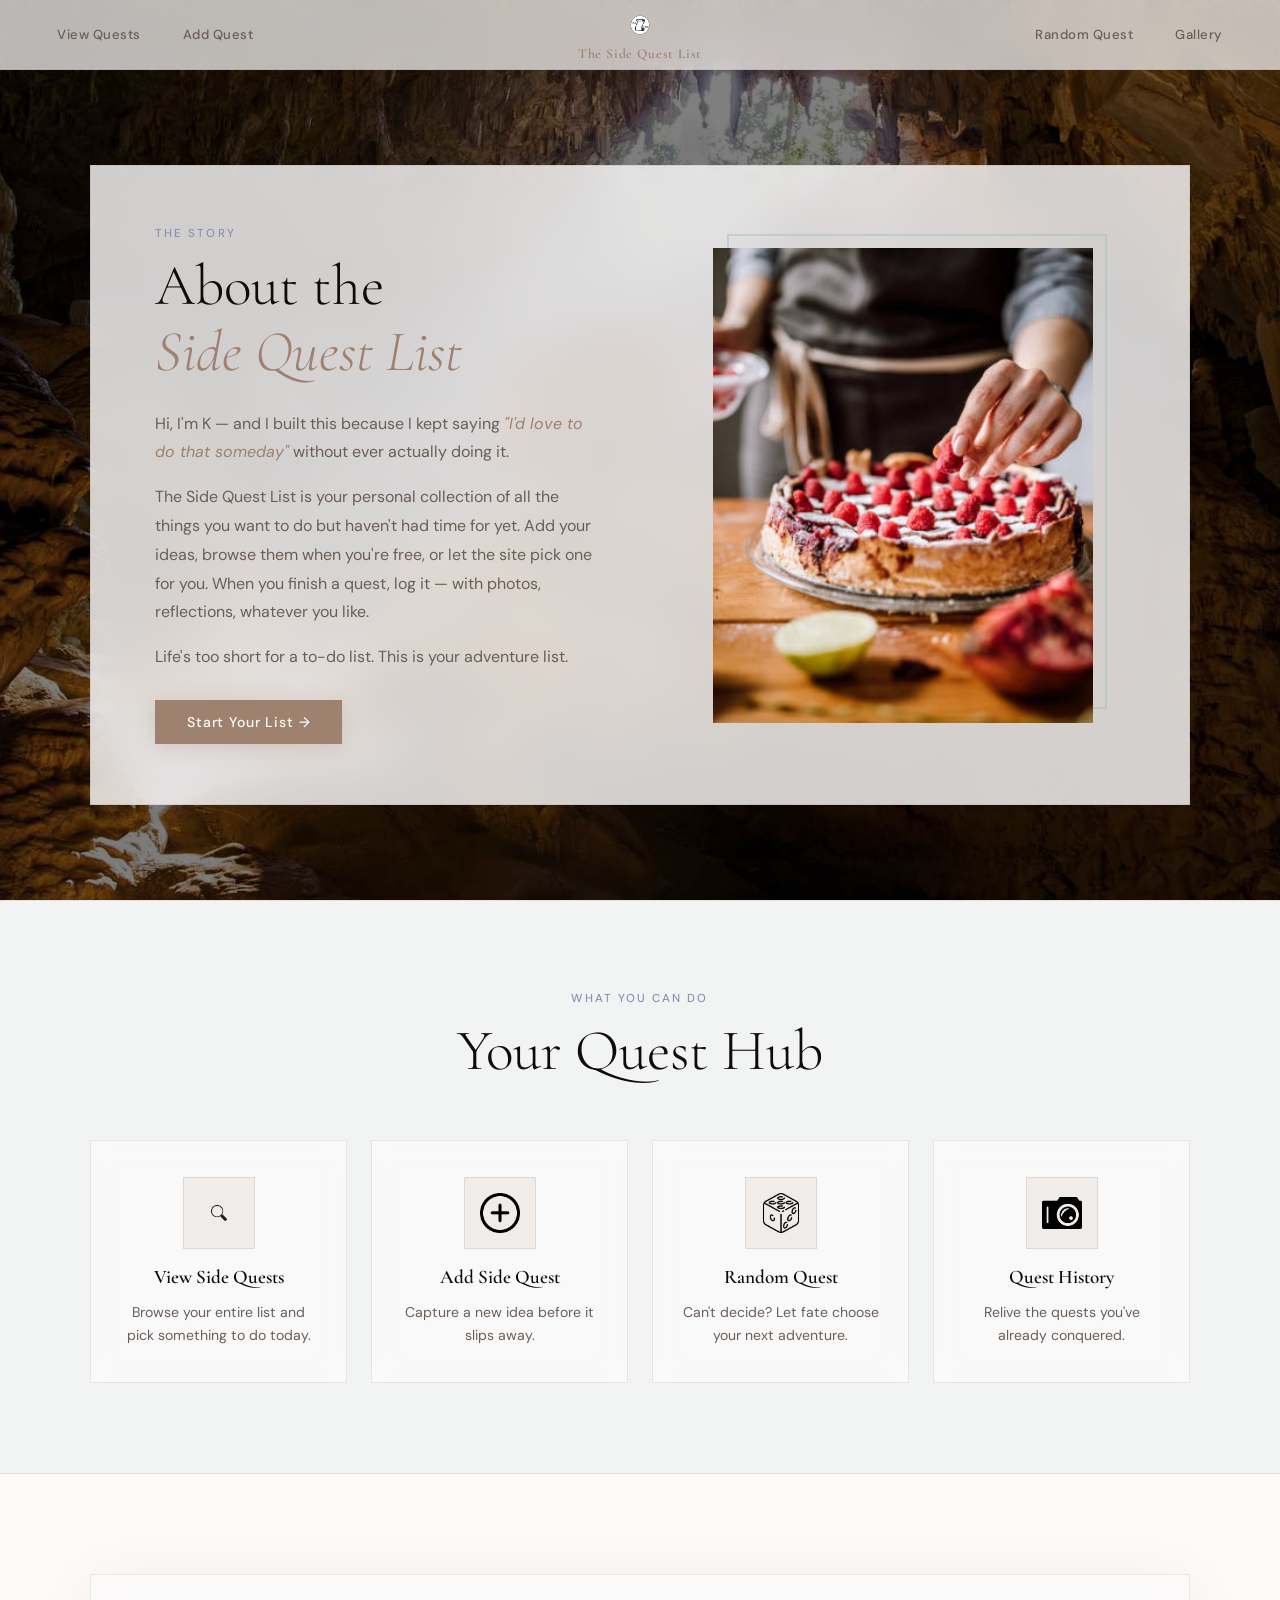
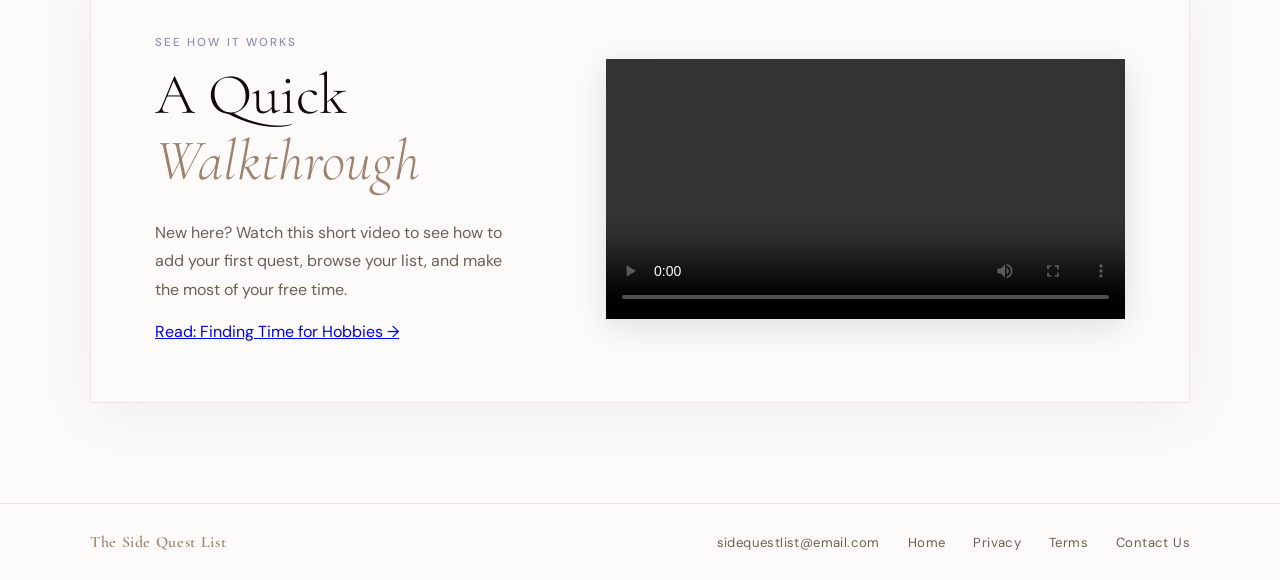
<file: index.html>
<!DOCTYPE html>
<html lang="en">
<head>
    <meta charset="UTF-8">
    <meta name="viewport" content="width=device-width, initial-scale=1.0">
    <meta name="description" content="Side Quest List: note down all the stuff you want to do for later, and actually get them done!">
    <title>The Side Quest List</title>
    <link rel="preconnect" href="https://fonts.googleapis.com">
    <link rel="preconnect" href="https://fonts.gstatic.com" crossorigin>
    <link href="https://fonts.googleapis.com/css2?family=Cormorant+Garamond:ital,wght@0,300;0,400;0,600;1,300;1,400&family=DM+Sans:wght@300;400;500&display=swap" rel="stylesheet">
    <link rel="stylesheet" href="side_quest.css">
    <!-- Google tag (gtag.js) -->
    <script async src="https://www.googletagmanager.com/gtag/js?id=G-3QRCCFD0G0"></script>
    <script>
        window.dataLayer = window.dataLayer || [];
        function gtag(){dataLayer.push(arguments);}
        gtag('js', new Date());

        gtag('config', 'G-3QRCCFD0G0');
    </script>
</head>
<body>

    
    <div class="bg-fixed"></div>

    
    <header class="navbar">
        <div class="nav-left">
            <a href="view_quest.html">View Quests</a>
            <a href="add_quest.html">Add Quest</a>
        </div>

        <div class="nav-logo">
            <img src="images/logo.png" alt="Side Quest List Logo">
            <span class="site-title">The Side Quest List</span>
        </div>

        <div class="nav-right">
            <a href="random_quest.html">Random Quest</a>
            <a href="gallery.html">Gallery</a>
        </div>
    </header>

    
    <main>

        
        <section class="section about-section">
            <div class="about-inner">
                <div class="about-text">
                    <p class="label-tag">The Story</p>
                    <h2>About the<br><em>Side Quest List</em></h2>
                    <p class="body-text">
                        Hi, I'm K — and I built this because I kept saying <em>"I'd love to do that someday"</em> without ever actually doing it.
                    </p>
                    <p class="body-text">
                        The Side Quest List is your personal collection of all the things you want to do but haven't had time for yet. Add your ideas, browse them when you're free, or let the site pick one for you. When you finish a quest, log it — with photos, reflections, whatever you like.
                    </p>
                    <p class="body-text">
                        Life's too short for a to-do list. This is your adventure list.
                    </p>
                    <a href="#" class="cta-btn">Start Your List →</a>
                </div>

                <div class="about-visual">
                    <div class="photo-frame">
                        <img src="images/placeholder.jpg" alt="Side quest adventures">
                        <div class="frame-accent"></div>
                    </div>
                </div>
            </div>
        </section>

        <section class="section features-section">
            <p class="label-tag center">What You Can Do</p>
            <h2 class="section-heading center">Your Quest Hub</h2>

            <div class="features-grid">

                <a href="#" class="feature-card">
                    <div class="feature-icon">
                        <img src="images/viewList.png" alt="View Quests">
                    </div>
                    <h3>View Side Quests</h3>
                    <p>Browse your entire list and pick something to do today.</p>
                </a>

                <a href="#" class="feature-card">
                    <div class="feature-icon">
                        <img src="images/addList.png" alt="Add Quest">
                    </div>
                    <h3>Add Side Quest</h3>
                    <p>Capture a new idea before it slips away.</p>
                </a>

                <a href="#" class="feature-card">
                    <div class="feature-icon">
                        <img src="images/randomQuest.png" alt="Random Quest">
                    </div>
                    <h3>Random Quest</h3>
                    <p>Can't decide? Let fate choose your next adventure.</p>
                </a>

                <a href="#" class="feature-card">
                    <div class="feature-icon">
                        <img src="images/gallery.png" alt="Gallery">
                    </div>
                    <h3>Quest History</h3>
                    <p>Relive the quests you've already conquered.</p>
                </a>

            </div>
        </section>

        
        <section class="section video-section">
            <div class="video-inner">
                <div class="video-text">
                    <p class="label-tag">See How It Works</p>
                    <h2>A Quick<br><em>Walkthrough</em></h2>
                    <p class="body-text">New here? Watch this short video to see how to add your first quest, browse your list, and make the most of your free time.</p>
                    <a href="https://qz.com/quartzy/1123049/the-secret-to-finding-time-for-hobbies-no-matter-how-busy-you-are" target="_blank">Read: Finding Time for Hobbies →</a>                
                </div>
                <div class="video-frame">
                    <video controls>
                        <source src="images/cis300_video.mp4" type="video/mp4">
                        Your browser does not support the video tag.
                    </video>
                </div>
            </div>
        </section>

    </main>

    
    <footer>
        <div class="footer-inner">
            <span class="footer-brand">The Side Quest List</span>
            <nav class="footer-nav">
                <a href="#">sidequestlist@email.com</a>
                <a href="#">Home</a>
                <a href="#">Privacy</a>
                <a href="#">Terms</a>
                <a href="#">Contact Us</a>
            </nav>
        </div>
    </footer>

</body>
</html>
</file>
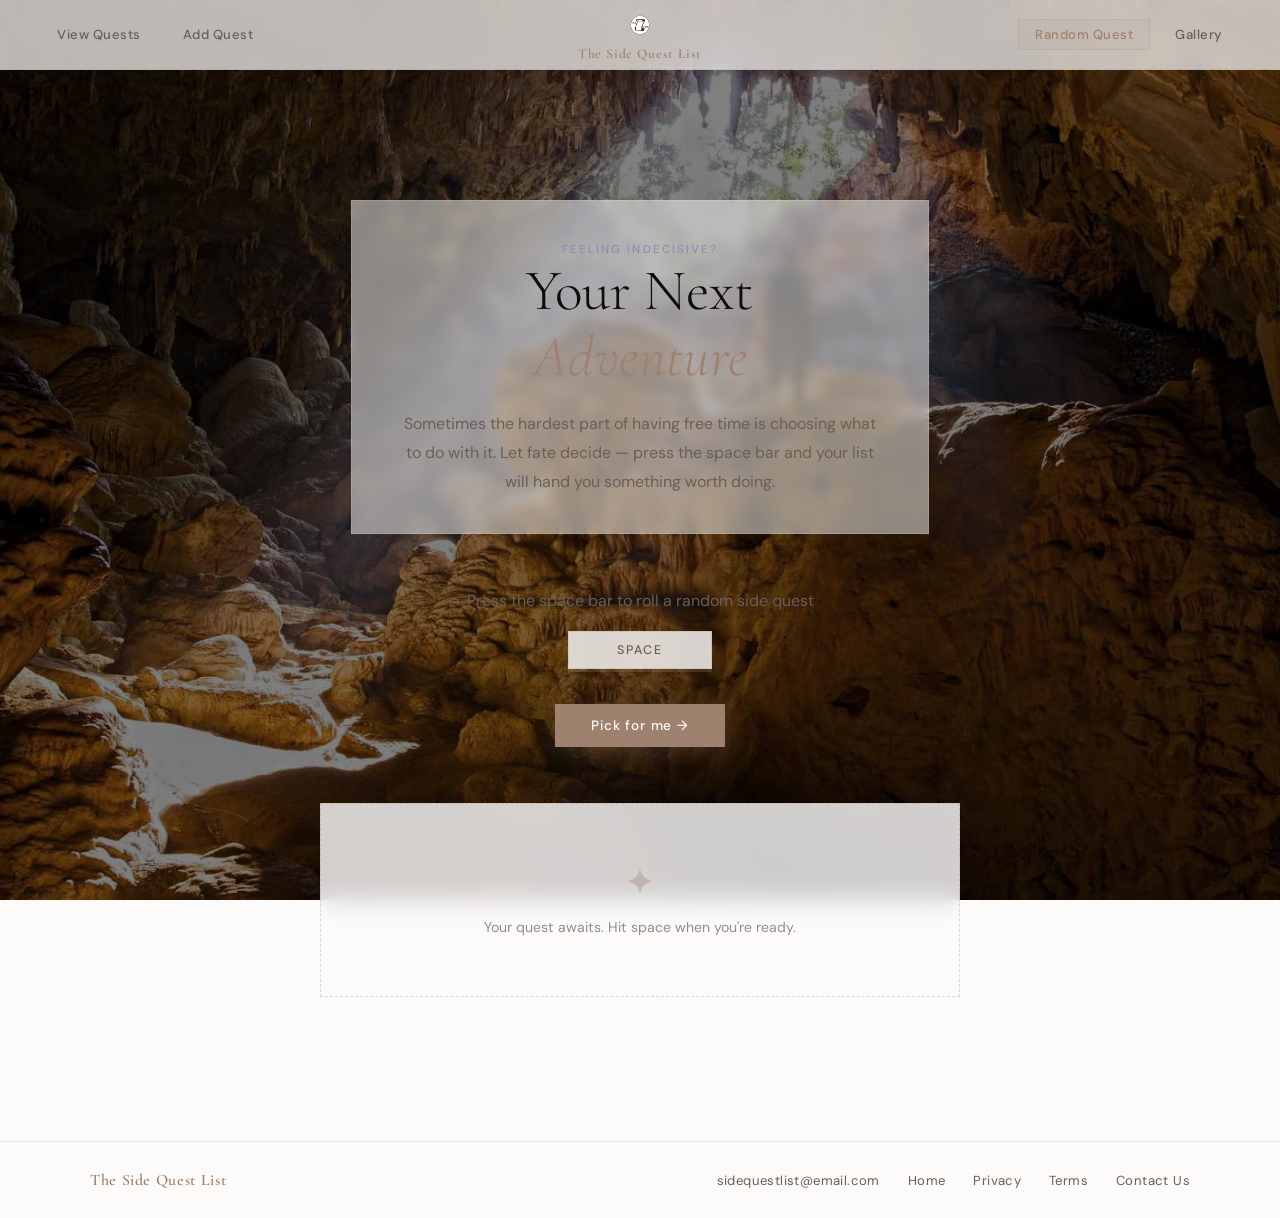
<file: random_quest.html>
<!DOCTYPE html>
<html lang="en">
<head>
    <meta charset="UTF-8">
    <meta name="viewport" content="width=device-width, initial-scale=1.0">
    <meta name="description" content="Can't decide what to do? Let The Side Quest List pick a random adventure from your personal quest list.">
    <title>Random Quest — The Side Quest List</title>
    <link rel="preconnect" href="https://fonts.googleapis.com">
    <link rel="preconnect" href="https://fonts.gstatic.com" crossorigin>
    <link href="https://fonts.googleapis.com/css2?family=Cormorant+Garamond:ital,wght@0,300;0,400;0,600;1,300;1,400&family=DM+Sans:wght@300;400;500&display=swap" rel="stylesheet">
    <link rel="stylesheet" href="side_quest.css">
    <!-- Google tag (gtag.js) -->
    <script async src="https://www.googletagmanager.com/gtag/js?id=G-3QRCCFD0G0"></script>
    <script>
        window.dataLayer = window.dataLayer || [];
        function gtag(){dataLayer.push(arguments);}
        gtag('js', new Date());

        gtag('config', 'G-3QRCCFD0G0');
    </script>
</head>
<body>

    <div class="bg-fixed"></div>

    <header class="navbar">
        <div class="nav-left">
            <a href="view_quest.html">View Quests</a>
            <a href="add_quest.html">Add Quest</a>
        </div>
        <div class="nav-logo">
            <img src="images/logo.png" alt="Side Quest List Logo">
            <span class="site-title">The Side Quest List</span>
        </div>
        <div class="nav-right">
            <a href="index.html" class="nav-active">Random Quest</a>
            <a href="gallery.html">Gallery</a>
        </div>
    </header>

    <main>
        <section class="random-section">

            <div class="rq-header">
                <div class="text-panel">
                    <span class="label-tag">Feeling Indecisive?</span>
                    <h2>Your Next<br><em>Adventure</em></h2>
                    <p class="body-text" style="text-align:center;margin:0 auto;">
                        Sometimes the hardest part of having free time is choosing what to do with it.
                        Let fate decide — press the space bar and your list will hand you something worth doing.
                    </p>
                </div>    
            </div>

            <div class="spacebar-hint">
                <p class="hint-text">Press the space bar to roll a random side quest</p>
                <div class="key-wrapper">
                    <div class="key" id="spaceKey">space</div>
                    <span class="or-divider">or</span>
                    <button class="btn-roll" onclick="rollQuest()">Pick for me →</button>
                </div>
            </div>

            <div class="result-area" id="resultArea">
                <div class="idle-ring">
                    <div class="idle-icon">✦</div>
                    <p class="idle-label">Your quest awaits. Hit space when you're ready.</p>
                </div>
            </div>

            <p class="roll-counter" id="rollCounter">
                Rolled <span id="rollCount">0</span> time<span id="rollPlural">s</span>
            </p>

        </section>
    </main>

    <footer>
        <div class="footer-inner">
            <span class="footer-brand">The Side Quest List</span>
            <nav class="footer-nav">
                <a href="#">sidequestlist@email.com</a>
                <a href="index.html">Home</a>
                <a href="#">Privacy</a>
                <a href="#">Terms</a>
                <a href="#">Contact Us</a>
            </nav>
        </div>
    </footer>

    <script>
        const CAT_LABELS = {
            adventure:'Adventure & Outdoors', food:'Food & Cooking',
            creative:'Creative & Crafts',    social:'Social & People',
            learning:'Learning & Skills',     travel:'Travel & Places',
            wellness:'Wellness & Self-care',  entertainment:'Entertainment',
            other:'Other'
        };
        const PRI_LABELS = {
            1:'Maybe someday',2:'Low key curious',3:'On my radar',4:'Would be nice',
            5:'Sounds fun',6:'Pretty keen',7:'Really want this',8:'High on the list',
            9:'Almost urgent',10:'DO THIS NOW'
        };

        let lastId = null, rollCount = 0;

        function getActive() {
            const s = localStorage.getItem('sideQuests');
            return s ? JSON.parse(s).filter(q => !q.completed) : [];
        }

        function esc(str) {
            return (str||'').replace(/&/g,'&amp;').replace(/</g,'&lt;').replace(/>/g,'&gt;').replace(/"/g,'&quot;');
        }

        function rollQuest() {
            const key = document.getElementById('spaceKey');
            key.classList.add('pressed');
            setTimeout(() => key.classList.remove('pressed'), 120);

            const quests = getActive();
            if (!quests.length) { showEmpty(); return; }

            const pool = quests.length > 1 ? quests.filter(q => q.id !== lastId) : quests;
            const pick = pool[Math.floor(Math.random() * pool.length)];
            lastId = pick.id;
            document.getElementById('rollCount').textContent  = ++rollCount;
            document.getElementById('rollPlural').textContent = rollCount === 1 ? '' : 's';
            document.getElementById('rollCounter').classList.add('visible');

            renderCard(pick);
        }
        function renderCard(q) {
            const p        = q.priority;
            const stripe   = p >= 9 ? 'urgent' : p >= 6 ? 'high' : '';
            const priIcon  = p >= 9 ? '🔥 Urgent' : p >= 7 ? '★ High' : p >= 4 ? '◆ Medium' : '◇ Low';
            const descHtml = q.description ? `<p class="result-description">${esc(q.description)}</p>` : '';
            const tagsHtml = (q.tags||[]).length
                ? `<div class="result-tags">${q.tags.map(t=>`<span class="tag">${esc(t)}</span>`).join('')}</div>` : '';

            let deadlineHtml = '';
            if (q.deadline) {
                const d = new Date(q.deadline), today = new Date();
                today.setHours(0,0,0,0);
                const fmt = d.toLocaleDateString('en-US',{month:'long',day:'numeric',year:'numeric'});
                deadlineHtml = `<div class="meta-item">${d < today ? '⚠ Overdue — ' : 'Complete by '}<span>${fmt}</span></div>`;
            }
            document.getElementById('resultArea').innerHTML = `
                <div class="quest-result-card">
                    <div class="priority-stripe-top ${stripe}"></div>
                    <div class="result-card-top">
                        <span class="cat-badge">${CAT_LABELS[q.category]||q.category}</span>
                        <span class="priority-badge">${priIcon}</span>
                    </div>
                    <h3 class="result-title">${esc(q.title)}</h3>
                    ${descHtml}
                    <div class="result-meta">
                        <div class="meta-item">Priority <span>${p} / 10 — ${PRI_LABELS[p]}</span></div>
                        ${deadlineHtml}
                    </div>
                    ${tagsHtml}
                    <div class="result-card-footer">
                        <span class="roll-again-hint">Not feeling it? Roll again.</span>
                        <button class="btn-again" onclick="rollQuest()">Roll again →</button>
                    </div>
                </div>`;
        }

        function showEmpty() {
            document.getElementById('resultArea').innerHTML = `
                <div class="empty-result">
                    <div class="idle-icon">✦</div>
                    <h3>No active quests</h3>
                    <p>Your quest list is empty — or everything's been conquered.<br>Add something new to get started.</p>
                    <a href="add_quest.html">Add a Side Quest →</a>
                </div>`;
        }

        document.addEventListener('keydown', e => {
            if (e.code === 'Space' && e.target === document.body) {
                e.preventDefault();
                rollQuest();
            }
        });
    </script>

</body>
</html>
</file>
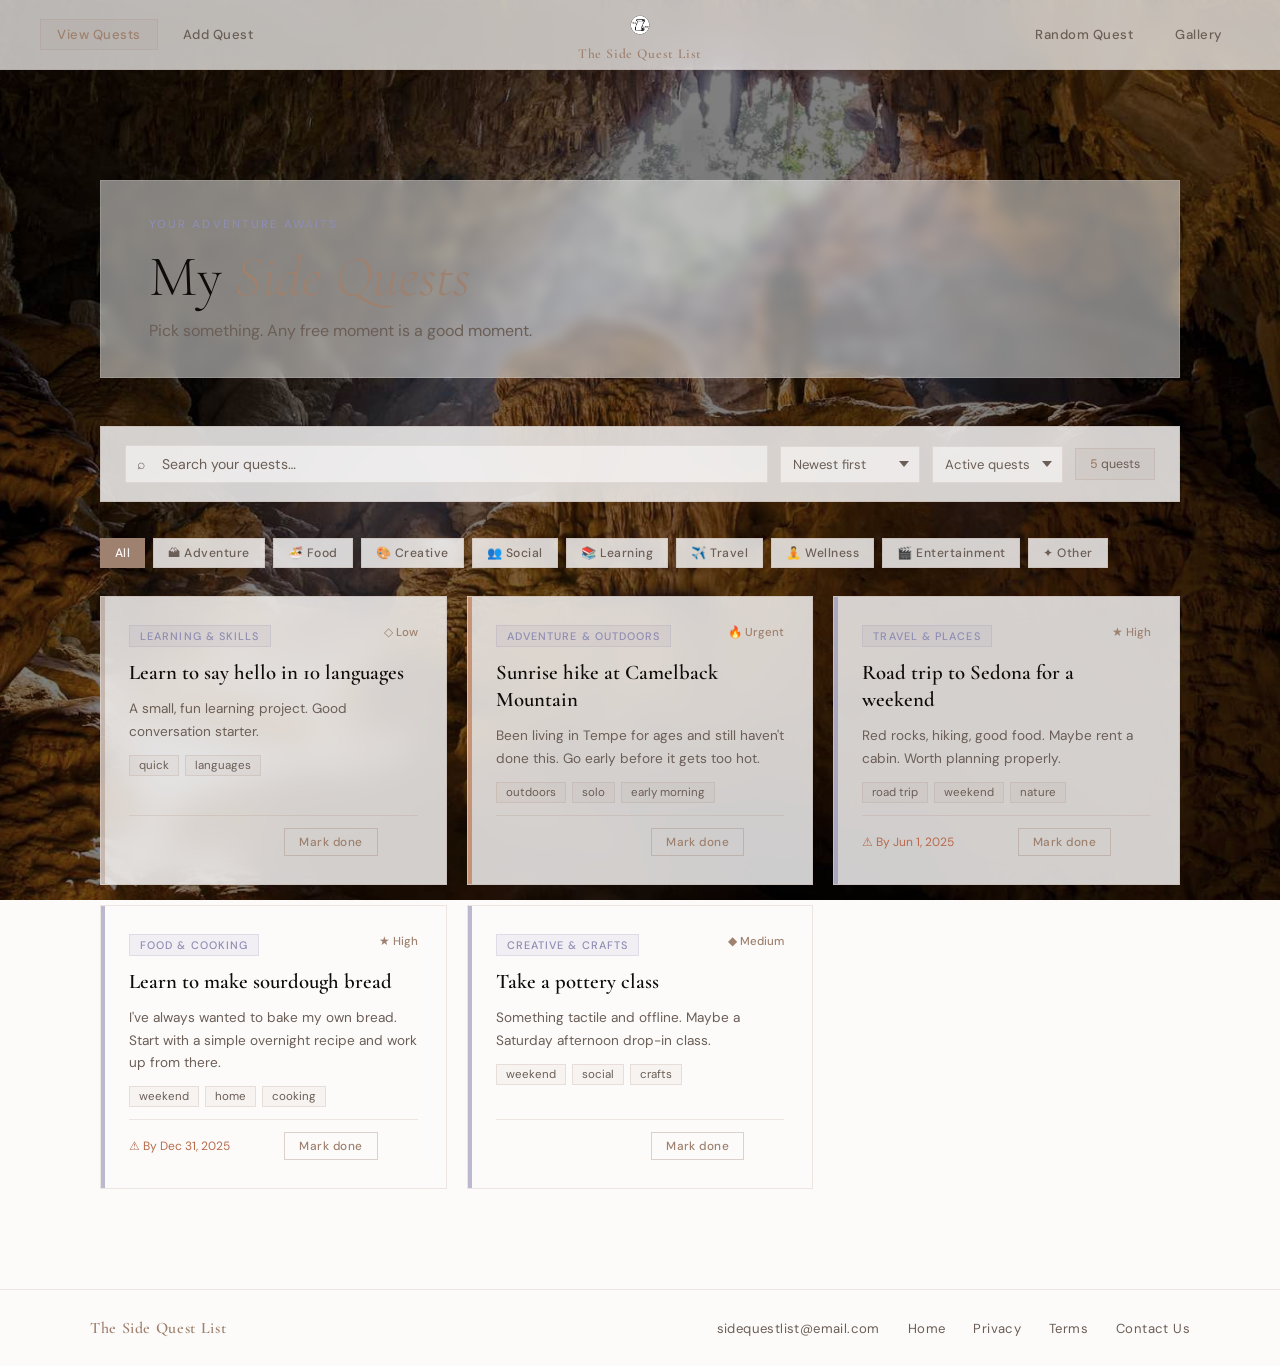
<file: view_quest.html>
<!DOCTYPE html>
<html lang="en">
<head>
    <meta charset="UTF-8">
    <meta name="viewport" content="width=device-width, initial-scale=1.0">
    <meta name="description" content="Side Quest List: view and choose your side quests from here">
    <title>My Side Quests — The Side Quest List</title>
    <link rel="preconnect" href="https://fonts.googleapis.com">
    <link rel="preconnect" href="https://fonts.gstatic.com" crossorigin>
    <link href="https://fonts.googleapis.com/css2?family=Cormorant+Garamond:ital,wght@0,300;0,400;0,600;1,300;1,400&family=DM+Sans:wght@300;400;500&display=swap" rel="stylesheet">
    <link rel="stylesheet" href="side_quest.css">
    <!-- Google tag (gtag.js) -->
    <script async src="https://www.googletagmanager.com/gtag/js?id=G-3QRCCFD0G0"></script>
    <script>
        window.dataLayer = window.dataLayer || [];
        function gtag(){dataLayer.push(arguments);}
        gtag('js', new Date());

        gtag('config', 'G-3QRCCFD0G0');
    </script>
    <style>
        :root {
            --text:        #0e0b09;
            --background:  #fcfbfa;
            --primary:     #9e816e;
            --secondary:   #abc3c7;
            --accent:      #8f8db2;
            --text-muted:  #6b5e56;
            --card-bg:     rgba(252, 251, 250, 0.82);
            --card-border: rgba(158, 129, 110, 0.18);
            --font-display: 'Cormorant Garamond', Georgia, serif;
            --font-body:    'DM Sans', sans-serif;
        }
        .view-section {
            padding: 60px 60px 100px;
            max-width: 1200px;
            margin: 0 auto;
        }

        .page-header {
            margin-bottom: 48px;
        }

        .page-header h2 {
            font-family: var(--font-display);
            font-size: clamp(2.4rem, 5vw, 3.6rem);
            font-weight: 300;
            line-height: 1.15;
            color: var(--text);
            margin-bottom: 10px;
        }

        .page-header h2 em {
            font-style: italic;
            color: var(--primary);
        }

        .header-sub {
            font-family: var(--font-body);
            font-size: 1rem;
            color: var(--text-muted);
            margin-top: 8px;
        }

        .label-tag {
            font-family: var(--font-body);
            font-size: 0.72rem;
            font-weight: 500;
            letter-spacing: 0.18em;
            text-transform: uppercase;
            color: var(--accent);
            margin-bottom: 12px;
            display: block;
        }
        .controls-bar {
            display: flex;
            flex-wrap: wrap;
            gap: 12px;
            align-items: center;
            margin-bottom: 36px;
            background: var(--card-bg);
            backdrop-filter: blur(16px);
            -webkit-backdrop-filter: blur(16px);
            border: 1px solid var(--card-border);
            padding: 18px 24px;
        }

        .search-wrap {
            flex: 1;
            min-width: 200px;
            position: relative;
        }
        .search-wrap input {
            width: 100%;
            font-family: var(--font-body);
            font-size: 0.88rem;
            color: var(--text);
            background: rgba(252,251,250,0.6);
            border: 1px solid var(--card-border);
            padding: 9px 14px 9px 36px;
            outline: none;
            transition: border-color 0.2s;
        }
        .search-wrap input:focus {
            border-color: var(--primary);
        }

        .search-wrap input::placeholder { color: var(--text-muted); }

        .search-icon {
            position: absolute;
            left: 12px;
            top: 50%;
            transform: translateY(-50%);
            color: var(--text-muted);
            font-size: 14px;
            pointer-events: none;
        }
        .controls-bar select {
            font-family: var(--font-body);
            font-size: 0.82rem;
            color: var(--text-muted);
            background: rgba(252,251,250,0.6);
            border: 1px solid var(--card-border);
            padding: 9px 32px 9px 12px;
            outline: none;
            appearance: none;
            -webkit-appearance: none;
            background-image: url("data:image/svg+xml,%3Csvg xmlns='http://www.w3.org/2000/svg' width='10' height='6'%3E%3Cpath d='M0 0l5 6 5-6z' fill='%236b5e56'/%3E%3C/svg%3E");
            background-repeat: no-repeat;
            background-position: right 10px center;
            cursor: pointer;
            transition: border-color 0.2s;
        }

        .controls-bar select:focus { border-color: var(--primary); }

        .stat-pill {
            font-family: var(--font-body);
            font-size: 0.78rem;
            color: var(--text-muted);
            background: rgba(158,129,110,0.08);
            border: 1px solid var(--card-border);
            padding: 7px 14px;
            white-space: nowrap;
            margin-left: auto;
        }

        .stat-pill span {
            color: var(--primary);
            font-weight: 500;
        }
        .filter-chips {
            display: flex;
            flex-wrap: wrap;
            gap: 8px;
            margin-bottom: 28px;
        }

        .chip {
            font-family: var(--font-body);
            font-size: 0.76rem;
            font-weight: 500;
            letter-spacing: 0.04em;
            padding: 6px 14px;
            border: 1px solid var(--card-border);
            background: var(--card-bg);
            color: var(--text-muted);
            cursor: pointer;
            transition: all 0.2s ease;
            backdrop-filter: blur(8px);
        }

        .chip:hover {
            border-color: rgba(158,129,110,0.4);
            color: var(--primary);
        }

        .chip.active {
            background: var(--primary);
            border-color: var(--primary);
            color: var(--background);
        }
        .quest-grid {
            display: grid;
            grid-template-columns: repeat(auto-fill, minmax(300px, 1fr));
            gap: 20px;
        }
        .quest-card {
            background: var(--card-bg);
            backdrop-filter: blur(16px);
            -webkit-backdrop-filter: blur(16px);
            border: 1px solid var(--card-border);
            padding: 28px;
            transition: all 0.3s ease;
            position: relative;
            display: flex;
            flex-direction: column;
            gap: 12px;
        }
        .quest-card:hover {
            transform: translateY(-4px);
            box-shadow: 0 12px 40px rgba(14,11,9,0.10);
            border-color: rgba(158,129,110,0.32);
        }

        .quest-card.completed {
            opacity: 0.6;
        }

        .quest-card.completed .quest-title {
            text-decoration: line-through;
            color: var(--text-muted);
        }
        .priority-stripe {
            position: absolute;
            top: 0;
            left: 0;
            width: 4px;
            height: 100%;
            background: var(--primary);
            opacity: 0.4;
            transition: opacity 0.2s;
        }

        .quest-card:hover .priority-stripe { opacity: 0.7; }

        .priority-stripe.high  { background: var(--accent); opacity: 0.6; }
        .priority-stripe.urgent { background: #c17f5a; opacity: 0.75; }
        .card-top {
            display: flex;
            align-items: flex-start;
            justify-content: space-between;
            gap: 8px;
        }

        .cat-badge {
            font-family: var(--font-body);
            font-size: 0.68rem;
            font-weight: 500;
            letter-spacing: 0.1em;
            text-transform: uppercase;
            color: var(--accent);
            background: rgba(143,141,178,0.1);
            border: 1px solid rgba(143,141,178,0.2);
            padding: 3px 10px;
            white-space: nowrap;
        }

        .priority-badge {
            font-family: var(--font-body);
            font-size: 0.72rem;
            font-weight: 500;
            color: var(--primary);
        }
        .quest-title {
            font-family: var(--font-display);
            font-size: 1.3rem;
            font-weight: 600;
            line-height: 1.3;
            color: var(--text);
            margin: 0;
        }
        .quest-desc {
            font-family: var(--font-body);
            font-size: 0.85rem;
            line-height: 1.65;
            color: var(--text-muted);
            display: -webkit-box;
            -webkit-line-clamp: 3;
            -webkit-box-orient: vertical;
            overflow: hidden;
        }
        .quest-tags {
            display: flex;
            flex-wrap: wrap;
            gap: 6px;
        }

        .tag {
            font-size: 0.72rem;
            font-family: var(--font-body);
            color: var(--text-muted);
            background: rgba(158,129,110,0.07);
            border: 1px solid var(--card-border);
            padding: 2px 9px;
        }
        .card-footer {
            display: flex;
            align-items: center;
            justify-content: space-between;
            margin-top: auto;
            padding-top: 12px;
            border-top: 1px solid var(--card-border);
        }

        .deadline-text {
            font-size: 0.75rem;
            font-family: var(--font-body);
            color: var(--text-muted);
        }

        .deadline-text.overdue { color: #b86a4b; }
        .card-actions {
            display: flex;
            gap: 8px;
        }

        .btn-complete {
            font-family: var(--font-body);
            font-size: 0.74rem;
            font-weight: 500;
            letter-spacing: 0.04em;
            padding: 5px 14px;
            border: 1px solid rgba(158,129,110,0.35);
            background: transparent;
            color: var(--primary);
            cursor: pointer;
            transition: all 0.2s;
        }

        .btn-complete:hover {
            background: var(--primary);
            color: var(--background);
        }

        .btn-complete.done {
            background: rgba(171,195,199,0.2);
            border-color: var(--secondary);
            color: var(--secondary);
        }

        .btn-delete {
            font-family: var(--font-body);
            font-size: 0.74rem;
            padding: 5px 10px;
            border: 1px solid transparent;
            background: transparent;
            color: var(--text-muted);
            cursor: pointer;
            transition: all 0.2s;
            opacity: 0;
        }

        .quest-card:hover .btn-delete {
            opacity: 1;
        }

        .btn-delete:hover {
            color: #b86a4b;
            border-color: rgba(184,106,75,0.3);
        }
        .empty-state {
            text-align: center;
            padding: 80px 40px;
            background: var(--card-bg);
            backdrop-filter: blur(16px);
            border: 1px dashed var(--card-border);
            grid-column: 1 / -1;
        }

        .empty-icon {
            font-size: 2.5rem;
            margin-bottom: 16px;
            opacity: 0.4;
        }

        .empty-state h3 {
            font-family: var(--font-display);
            font-size: 1.8rem;
            font-weight: 300;
            color: var(--text-muted);
            margin-bottom: 10px;
        }

        .empty-state p {
            font-family: var(--font-body);
            font-size: 0.9rem;
            color: var(--text-muted);
            margin-bottom: 24px;
        }

        .empty-state a {
            display: inline-block;
            padding: 11px 28px;
            font-family: var(--font-body);
            font-size: 0.85rem;
            font-weight: 500;
            letter-spacing: 0.05em;
            color: var(--background);
            background: var(--primary);
            text-decoration: none;
            transition: background 0.2s;
        }

        .empty-state a:hover { background: var(--accent); }
        .toast {
            position: fixed;
            bottom: 32px;
            left: 50%;
            transform: translateX(-50%) translateY(80px);
            background: var(--text);
            color: var(--background);
            font-family: var(--font-body);
            font-size: 0.85rem;
            padding: 12px 24px;
            opacity: 0;
            transition: all 0.4s cubic-bezier(0.34, 1.56, 0.64, 1);
            z-index: 200;
            white-space: nowrap;
        }
        .toast.show {
            opacity: 1;
            transform: translateX(-50%) translateY(0);
        }
        .nav-active {
            color: var(--primary) !important;
            border-color: var(--card-border) !important;
            background: rgba(158, 129, 110, 0.08) !important;
        }

        @media (max-width: 900px) {
            .view-section { padding: 40px 24px 80px; }
            .controls-bar { flex-direction: column; align-items: stretch; }
            .stat-pill { margin-left: 0; }
        }

        @media (max-width: 560px) {
            .quest-grid { grid-template-columns: 1fr; }
        }
    </style>
</head>
<body>

    <div class="bg-fixed"></div>

    <header class="navbar">
        <div class="nav-left">
            <a href="index.html" class="nav-active">View Quests</a>
            <a href="add_quest.html">Add Quest</a>
        </div>
        <div class="nav-logo">
            <img src="images/logo.png" alt="Side Quest List Logo">
            <span class="site-title">The Side Quest List</span>
        </div>
        <div class="nav-right">
            <a href="random_quest.html">Random Quest</a>
            <a href="gallery.html">Gallery</a>
        </div>
    </header>

    <main>
        <section class="view-section" style="padding-top: 110px;">

            <div class="page-header">
                <div class="text-panel">
                    <span class="label-tag">Your Adventure Awaits</span>
                    <h2>My <em>Side Quests</em></h2>
                    <p class="header-sub">Pick something. Any free moment is a good moment.</p>
                </div>
            </div>

            
            <div class="controls-bar">
                <div class="search-wrap">
                    <span class="search-icon">⌕</span>
                    <input type="text" id="searchInput" placeholder="Search your quests…">
                </div>

                <select id="sortSelect">
                    <option value="date-new">Newest first</option>
                    <option value="date-old">Oldest first</option>
                    <option value="priority-high">Highest priority</option>
                    <option value="priority-low">Lowest priority</option>
                    <option value="alpha">A – Z</option>
                </select>

                <select id="statusFilter">
                    <option value="active">Active quests</option>
                    <option value="completed">Completed</option>
                    <option value="all">Show all</option>
                </select>

                <div class="stat-pill" id="statPill"><span id="questCount">0</span> quests</div>
            </div>

            
            <div class="filter-chips" id="chipContainer">
                <div class="chip active" data-cat="all">All</div>
                <div class="chip" data-cat="adventure">🏔 Adventure</div>
                <div class="chip" data-cat="food">🍜 Food</div>
                <div class="chip" data-cat="creative">🎨 Creative</div>
                <div class="chip" data-cat="social">👥 Social</div>
                <div class="chip" data-cat="learning">📚 Learning</div>
                <div class="chip" data-cat="travel">✈️ Travel</div>
                <div class="chip" data-cat="wellness">🧘 Wellness</div>
                <div class="chip" data-cat="entertainment">🎬 Entertainment</div>
                <div class="chip" data-cat="other">✦ Other</div>
            </div>

            
            <div class="quest-grid" id="questGrid"></div>

        </section>
    </main>

    <footer>
        <div class="footer-inner">
            <span class="footer-brand">The Side Quest List</span>
            <nav class="footer-nav">
                <a href="#">sidequestlist@email.com</a>
                <a href="index.html">Home</a>
                <a href="#">Privacy</a>
                <a href="#">Terms</a>
                <a href="#">Contact Us</a>
            </nav>
        </div>
    </footer>

    <div class="toast" id="toast"><span id="toastMsg">Done!</span></div>

    <script>
        
        const SEED_QUESTS = [
            {
                id: 's1',
                title: 'Learn to make sourdough bread',
                description: 'I\'ve always wanted to bake my own bread. Start with a simple overnight recipe and work up from there.',
                category: 'food',
                priority: 7,
                deadline: '2025-12-31',
                tags: ['weekend', 'home', 'cooking'],
                dateAdded: new Date(Date.now() - 8 * 86400000).toISOString(),
                completed: false
            },
            {
                id: 's2',
                title: 'Sunrise hike at Camelback Mountain',
                description: 'Been living in Tempe for ages and still haven\'t done this. Go early before it gets too hot.',
                category: 'adventure',
                priority: 9,
                deadline: '',
                tags: ['outdoors', 'solo', 'early morning'],
                dateAdded: new Date(Date.now() - 3 * 86400000).toISOString(),
                completed: false
            },
            {
                id: 's3',
                title: 'Take a pottery class',
                description: 'Something tactile and offline. Maybe a Saturday afternoon drop-in class.',
                category: 'creative',
                priority: 6,
                deadline: '',
                tags: ['weekend', 'social', 'crafts'],
                dateAdded: new Date(Date.now() - 15 * 86400000).toISOString(),
                completed: false
            },
            {
                id: 's4',
                title: 'Watch the full Planet Earth series',
                description: 'All of it. Properly, without my phone.',
                category: 'entertainment',
                priority: 4,
                deadline: '',
                tags: ['home', 'relaxing'],
                dateAdded: new Date(Date.now() - 20 * 86400000).toISOString(),
                completed: true
            },
            {
                id: 's5',
                title: 'Learn to say hello in 10 languages',
                description: 'A small, fun learning project. Good conversation starter.',
                category: 'learning',
                priority: 3,
                deadline: '',
                tags: ['quick', 'languages'],
                dateAdded: new Date(Date.now() - 1 * 86400000).toISOString(),
                completed: false
            },
            {
                id: 's6',
                title: 'Road trip to Sedona for a weekend',
                description: 'Red rocks, hiking, good food. Maybe rent a cabin. Worth planning properly.',
                category: 'travel',
                priority: 8,
                deadline: '2025-06-01',
                tags: ['road trip', 'weekend', 'nature'],
                dateAdded: new Date(Date.now() - 5 * 86400000).toISOString(),
                completed: false
            }
        ];

        const CAT_LABELS = {
            adventure: 'Adventure & Outdoors',
            food:      'Food & Cooking',
            creative:  'Creative & Crafts',
            social:    'Social & People',
            learning:  'Learning & Skills',
            travel:    'Travel & Places',
            wellness:  'Wellness & Self-care',
            entertainment: 'Entertainment',
            other:     '✦ Other'
        };

        
        let quests = [];
        let activeCategory = 'all';

        function loadQuests() {
            const stored = localStorage.getItem('sideQuests');
            if (stored) {
                quests = JSON.parse(stored);
            } else {
                quests = SEED_QUESTS;
                saveQuests();
            }
        }

        function saveQuests() {
            localStorage.setItem('sideQuests', JSON.stringify(quests));
        }

        
        function getFiltered() {
            const search   = document.getElementById('searchInput').value.toLowerCase().trim();
            const sort     = document.getElementById('sortSelect').value;
            const status   = document.getElementById('statusFilter').value;

            let list = [...quests];

            
            if (status === 'active')    list = list.filter(q => !q.completed);
            if (status === 'completed') list = list.filter(q => q.completed);

            
            if (activeCategory !== 'all') list = list.filter(q => q.category === activeCategory);

           
            if (search) {
                list = list.filter(q =>
                    q.title.toLowerCase().includes(search) ||
                    (q.description || '').toLowerCase().includes(search) ||
                    (q.tags || []).some(t => t.toLowerCase().includes(search))
                );
            }

            list.sort((a, b) => {
                if (sort === 'date-new')      return new Date(b.dateAdded) - new Date(a.dateAdded);
                if (sort === 'date-old')      return new Date(a.dateAdded) - new Date(b.dateAdded);
                if (sort === 'priority-high') return b.priority - a.priority;
                if (sort === 'priority-low')  return a.priority - b.priority;
                if (sort === 'alpha')         return a.title.localeCompare(b.title);
            });

            return list;
        }
        function render() {
            const list = getFiltered();
            const grid = document.getElementById('questGrid');
            document.getElementById('questCount').textContent = list.length;

            if (list.length === 0) {
                grid.innerHTML = `
                    <div class="empty-state">
                        <div class="empty-icon">✦</div>
                        <h3>No quests found</h3>
                        <p>Try adjusting your filters — or add something new.</p>
                        <a href="add_quest.html">Add a Side Quest →</a>
                    </div>`;
                return;
            }
            grid.innerHTML = list.map(q => {
                const p = q.priority;
                const stripeClass = p >= 9 ? 'urgent' : p >= 6 ? 'high' : '';
                const priorityLabel = p >= 9 ? '🔥 Urgent' : p >= 7 ? '★ High' : p >= 4 ? '◆ Medium' : '◇ Low';
                const catLabel = CAT_LABELS[q.category] || q.category;

                let deadlineHtml = '';
                if (q.deadline) {
                    const d     = new Date(q.deadline);
                    const today = new Date(); today.setHours(0,0,0,0);
                    const overdue = d < today && !q.completed;
                    const fmt = d.toLocaleDateString('en-US', { month: 'short', day: 'numeric', year: 'numeric' });
                    deadlineHtml = `<span class="deadline-text${overdue ? ' overdue' : ''}">${overdue ? '⚠ ' : ''}By ${fmt}</span>`;
                }

                const tagsHtml = (q.tags || []).length
                    ? `<div class="quest-tags">${q.tags.map(t => `<span class="tag">${t}</span>`).join('')}</div>`
                    : '';

                return `
                <div class="quest-card${q.completed ? ' completed' : ''}" data-id="${q.id}">
                    <div class="priority-stripe ${stripeClass}"></div>
                    <div class="card-top">
                        <span class="cat-badge">${catLabel}</span>
                        <span class="priority-badge">${priorityLabel}</span>
                    </div>
                    <h3 class="quest-title">${escapeHtml(q.title)}</h3>
                    ${q.description ? `<p class="quest-desc">${escapeHtml(q.description)}</p>` : ''}
                    ${tagsHtml}
                    <div class="card-footer">
                        ${deadlineHtml || '<span></span>'}
                        <div class="card-actions">
                            <button class="btn-complete${q.completed ? ' done' : ''}" onclick="toggleComplete('${q.id}')">
                                ${q.completed ? '✓ Done' : 'Mark done'}
                            </button>
                            <button class="btn-delete" onclick="deleteQuest('${q.id}')" title="Remove quest">✕</button>
                        </div>
                    </div>
                </div>`;
            }).join('');
        }
        function escapeHtml(str) {
            return str.replace(/&/g,'&amp;').replace(/</g,'&lt;').replace(/>/g,'&gt;').replace(/"/g,'&quot;');
        }
        function toggleComplete(id) {
            const q = quests.find(q => q.id === id);
            if (!q) return;
            q.completed = !q.completed;
            saveQuests();
            render();
            showToast(q.completed ? `"${q.title}" marked as complete! 🎉` : 'Quest moved back to active.');
        }
        function deleteQuest(id) {
            const q = quests.find(q => q.id === id);
            if (!q) return;
            quests = quests.filter(q => q.id !== id);
            saveQuests();
            render();
            showToast('Quest removed.');
        }
        function showToast(msg) {
            const toast = document.getElementById('toast');
            document.getElementById('toastMsg').textContent = msg;
            toast.classList.add('show');
            setTimeout(() => toast.classList.remove('show'), 3000);
        }

        document.getElementById('searchInput').addEventListener('input', render);
        document.getElementById('sortSelect').addEventListener('change', render);
        document.getElementById('statusFilter').addEventListener('change', render);

        document.getElementById('chipContainer').addEventListener('click', e => {
            const chip = e.target.closest('.chip');
            if (!chip) return;
            document.querySelectorAll('.chip').forEach(c => c.classList.remove('active'));
            chip.classList.add('active');
            activeCategory = chip.dataset.cat;
            render();
        });
        loadQuests();
        render();
        window.addEventListener('storage', e => {
            if (e.key === 'sideQuests') {
                loadQuests();
                render();
            }
        });
    </script>
</body>
</html>
</file>
<file: side_quest.css>
:root {
    --text:        #0e0b09;
    --background:  #fcfbfa;
    --primary:     #9e816e;
    --secondary:   #abc3c7;
    --accent:      #8f8db2;

    --text-muted:  #6b5e56;
    --card-bg:     rgba(252, 251, 250, 0.82);
    --card-border: rgba(158, 129, 110, 0.18);

    --font-display: 'Cormorant Garamond', Georgia, serif;
    --font-body:    'DM Sans', sans-serif;
}
*, *::before, *::after {
    box-sizing: border-box;
    margin: 0;
    padding: 0;
}

html {
    scroll-behavior: smooth;
}
body {
    font-family: var(--font-body);
    color: var(--text);
    background: var(--background);
    min-height: 100vh;
    overflow-x: hidden;
}
.bg-fixed {
    position: fixed;
    inset: 0;
    z-index: 0;
    background-image: url("images/bg.jpg");
    background-size: cover;
    background-position: center;
    background-repeat: no-repeat;
    filter: brightness(0.50) saturate(0.85);
}
.bg-fixed::after {
    content: '';
    position: absolute;
    inset: 0;
}


.navbar {
    position: fixed;
    top: 0;
    left: 0;
    right: 0;
    z-index: 100;
    display: grid;
    grid-template-columns: 1fr auto 1fr;
    align-items: center;
    gap: 20px;
    padding: 0 40px;
    height: 70px;
    background: rgba(252, 251, 250, 0.72);
    backdrop-filter: blur(14px);
    -webkit-backdrop-filter: blur(14px);
    border-bottom: 1px solid var(--card-border);
}
.nav-logo {
    display: flex;
    flex-direction: column;
    align-items: center;
    gap: 2px;
    text-decoration: none;
}
.nav-logo img {
    width: 36px;
    height: 36px;
    object-fit: contain;
}
.site-title {
    font-family: var(--font-display);
    font-size: 0.85rem;
    font-weight: 600;
    letter-spacing: 0.06em;
    color: var(--primary);
    white-space: nowrap;
}
.nav-left {
    display: flex;
    gap: 8px;
    justify-content: flex-start;
}
.nav-right {
    display: flex;
    gap: 8px;
    justify-content: flex-end;
}
.navbar a {
    font-family: var(--font-body);
    font-size: 0.82rem;
    font-weight: 500;
    letter-spacing: 0.04em;
    color: var(--text-muted);
    text-decoration: none;
    padding: 6px 16px;
    border: 1px solid transparent;
    transition: all 0.25s ease;
}
.navbar a:hover {
    color: var(--primary);
    border-color: var(--card-border);
    background: rgba(158, 129, 110, 0.08);
}
main {
    position: relative;
    z-index: 1;
    padding-top: 70px; 
}
.section {
    padding: 90px 60px;
}
.label-tag {
    font-family: var(--font-body);
    font-size: 0.72rem;
    font-weight: 500;
    letter-spacing: 0.18em;
    text-transform: uppercase;
    color: var(--accent);
    margin-bottom: 12px;
}
.label-tag.center {
    text-align: center;
}
h2 {
    font-family: var(--font-display);
    font-size: clamp(2.4rem, 5vw, 3.6rem);
    font-weight: 300;
    line-height: 1.15;
    color: var(--text);
    margin-bottom: 24px;
}
h2 em {
    font-style: italic;
    color: var(--primary);
}
.section-heading {
    text-align: center;
    margin-bottom: 56px;
}
.body-text {
    font-size: 1rem;
    line-height: 1.8;
    color: var(--text-muted);
    margin-bottom: 16px;
    max-width: 480px;
}
.body-text em {
    color: var(--primary);
    font-style: italic;
}
.cta-btn {
    display: inline-block;
    margin-top: 12px;
    padding: 13px 32px;
    font-family: var(--font-body);
    font-size: 0.88rem;
    font-weight: 500;
    letter-spacing: 0.06em;
    color: var(--background);
    background: var(--primary);
    text-decoration: none;
    transition: all 0.3s ease;
    box-shadow: 0 4px 20px rgba(158, 129, 110, 0.25);
}
.cta-btn:hover {
    background: var(--accent);
    transform: translateY(-2px);
    box-shadow: 0 8px 28px rgba(143, 141, 178, 0.3);
}
.about-section {
    min-height: calc(100vh - 70px);
    display: flex;
    align-items: center;
}
.about-inner {
    display: grid;
    grid-template-columns: 1fr 1fr;
    gap: 80px;
    align-items: center;
    max-width: 1100px;
    margin: 0 auto;
    width: 100%;
    background: var(--card-bg);
    backdrop-filter: blur(20px);
    -webkit-backdrop-filter: blur(20px);
    border: 1px solid var(--card-border);
    padding: 60px 64px;
    box-shadow: 0 8px 60px rgba(14, 11, 9, 0.06);
}
.about-visual {
    display: flex;
    justify-content: center;
    align-items: center;
}
.photo-frame {
    position: relative;
    width: 100%;
    max-width: 380px;
}
.photo-frame img {
    width: 100%;
    aspect-ratio: 4/5;
    object-fit: cover;
    display: block;
    position: relative;
    z-index: 1;
}
.frame-accent {
    position: absolute;
    inset: -14px -14px 14px 14px;
    border: 2px solid var(--secondary);
    z-index: 0;
    opacity: 0.6;
}
.features-section {
    background: rgba(171, 195, 199, 0.12);
    backdrop-filter: blur(8px);
    -webkit-backdrop-filter: blur(8px);
    border-top: 1px solid var(--card-border);
    border-bottom: 1px solid var(--card-border);
}
.features-grid {
    display: grid;
    grid-template-columns: repeat(4, 1fr);
    gap: 24px;
    max-width: 1100px;
    margin: 0 auto;
}
.feature-card {
    background: var(--card-bg);
    backdrop-filter: blur(16px);
    -webkit-backdrop-filter: blur(16px);
    border: 1px solid var(--card-border);
    padding: 36px 28px;
    text-align: center;
    text-decoration: none;
    color: var(--text);
    transition: all 0.3s ease;
    display: flex;
    flex-direction: column;
    align-items: center;
    gap: 12px;
}
.feature-card:hover {
    transform: translateY(-6px);
    box-shadow: 0 16px 48px rgba(14, 11, 9, 0.10);
    border-color: rgba(158, 129, 110, 0.35);
}
.feature-icon {
    width: 72px;
    height: 72px;
    background: rgba(158, 129, 110, 0.1);
    border: 1.5px solid rgba(158, 129, 110, 0.2);
    display: flex;
    align-items: center;
    justify-content: center;
    margin-bottom: 4px;
    transition: all 0.3s ease;
}
.feature-card:hover .feature-icon {
    background: rgba(143, 141, 178, 0.15);
    border-color: rgba(143, 141, 178, 0.35);
}
.feature-icon img {
    width: 40px;
    height: 40px;
    object-fit: contain;
}
.feature-card h3 {
    font-family: var(--font-display);
    font-size: 1.2rem;
    font-weight: 600;
    color: var(--text);
    margin: 0;
}
.feature-card p {
    font-size: 0.88rem;
    line-height: 1.6;
    color: var(--text-muted);
    margin: 0;
}
.video-section {
    padding: 100px 60px;
}
.video-inner {
    display: grid;
    grid-template-columns: 1fr 1.4fr;
    gap: 80px;
    align-items: center;
    max-width: 1100px;
    margin: 0 auto;
    background: var(--card-bg);
    backdrop-filter: blur(20px);
    -webkit-backdrop-filter: blur(20px);
    border: 1px solid var(--card-border);
    padding: 60px 64px;
    box-shadow: 0 8px 60px rgba(14, 11, 9, 0.06);
}
.video-frame video {
    width: 100%;
    display: block;
    box-shadow: 0 8px 32px rgba(14, 11, 9, 0.12);
}
footer {
    position: relative;
    z-index: 1;
    background: rgba(252, 251, 250, 0.72);
    backdrop-filter: blur(14px);
    -webkit-backdrop-filter: blur(14px);
    border-top: 1px solid var(--card-border);
    padding: 28px 60px;
}
.footer-inner {
    display: flex;
    align-items: center;
    justify-content: space-between;
    max-width: 1100px;
    margin: 0 auto;
}
.footer-brand {
    font-family: var(--font-display);
    font-size: 1rem;
    font-weight: 600;
    color: var(--primary);
    letter-spacing: 0.04em;
}
.footer-nav {
    display: flex;
    gap: 28px;
}
.footer-nav a {
    font-size: 0.82rem;
    color: var(--text-muted);
    text-decoration: none;
    letter-spacing: 0.03em;
    transition: color 0.2s ease;
}
.footer-nav a:hover {
    color: var(--primary);
}
@media (max-width: 900px) {
    .navbar {
        padding: 0 20px;
    }
    .section {
        padding: 60px 24px;
    }
    .about-inner,
    .video-inner {
        grid-template-columns: 1fr;
        padding: 40px 32px;
        gap: 40px;
    }
    .features-grid {
        grid-template-columns: repeat(2, 1fr);
    }
    .about-visual {
        order: -1;
    }
    .photo-frame {
        max-width: 280px;
        margin: 0 auto;
    }
    footer {
        padding: 24px;
    }
    .footer-inner {
        flex-direction: column;
        gap: 16px;
        text-align: center;
    }
}
@media (max-width: 560px) {
    .navbar {
        grid-template-columns: 1fr auto 1fr;
        height: 60px;
        padding: 0 12px;
    }
    .navbar a {
        font-size: 0.75rem;
        padding: 5px 10px;
    }
    .site-title {
        font-size: 0.72rem;
    }
    .features-grid {
        grid-template-columns: 1fr 1fr;
        gap: 14px;
    }
    .feature-card {
        padding: 24px 16px;
    }
}
.random-section {
    min-height: calc(100vh - 70px);
    display: flex;
    flex-direction: column;
    align-items: center;
    justify-content: flex-start;
    padding: 130px 24px 100px;
}
.rq-header {
    text-align: center;
    margin-bottom: 56px;
    max-width: 600px;
}
.rq-header h2 {
    font-family: var(--font-display);
    font-size: clamp(2.4rem, 5vw, 3.6rem);
    font-weight: 300;
    line-height: 1.15;
    color: var(--text);
    margin-bottom: 20px;
}
.rq-header h2 em { font-style: italic; color: var(--primary); }
.spacebar-hint {
    display: flex;
    flex-direction: column;
    align-items: center;
    gap: 20px;
    margin-bottom: 56px;
}
.hint-text { font-family: var(--font-body); font-size: 1rem; color: var(--text-muted); text-align: center; }
.key-wrapper { display: flex; flex-direction: column; align-items: center; gap: 10px; }
.key {
    font-family: var(--font-body);
    font-size: 0.78rem;
    font-weight: 500;
    letter-spacing: 0.14em;
    text-transform: uppercase;
    color: var(--text-muted);
    background: var(--card-bg);
    border: 1px solid var(--card-border);
    padding: 10px 48px;
    box-shadow: 0 3px 0 rgba(158,129,110,0.25);
    backdrop-filter: blur(12px);
    -webkit-backdrop-filter: blur(12px);
    transition: all 0.1s ease;
    cursor: default;
    user-select: none;
}
.key.pressed { transform: translateY(2px); box-shadow: 0 1px 0 rgba(158,129,110,0.2); }
.or-divider { font-family: var(--font-body); font-size: 0.72rem; letter-spacing: 0.1em; text-transform: uppercase; color: var(--text-muted); opacity: 0.5; }
.btn-roll {
    font-family: var(--font-body);
    font-size: 0.85rem;
    font-weight: 500;
    letter-spacing: 0.06em;
    color: var(--background);
    background: var(--primary);
    border: none;
    padding: 13px 36px;
    cursor: pointer;
    transition: all 0.25s ease;
    box-shadow: 0 4px 20px rgba(158,129,110,0.25);
}
.btn-roll:hover { background: var(--accent); transform: translateY(-2px); }
.btn-roll:active { transform: translateY(0); }
.result-area { width: 100%; max-width: 640px; }
.idle-ring {
    display: flex;
    flex-direction: column;
    align-items: center;
    gap: 16px;
    padding: 60px 40px;
    border: 1px dashed rgba(158,129,110,0.3);
    background: var(--card-bg);
    backdrop-filter: blur(12px);
    -webkit-backdrop-filter: blur(12px);
    animation: idle-pulse 3s ease-in-out infinite;
}
@keyframes idle-pulse {
    0%, 100% { border-color: rgba(158,129,110,0.2); }
    50%       { border-color: rgba(158,129,110,0.5); }
}
.idle-icon { font-family: var(--font-display); font-size: 2.4rem; color: var(--primary); opacity: 0.35; line-height: 1; }
.idle-label { font-family: var(--font-body); font-size: 0.88rem; color: var(--text-muted); opacity: 0.7; text-align: center; }
.quest-result-card {
    background: var(--card-bg);
    backdrop-filter: blur(20px);
    -webkit-backdrop-filter: blur(20px);
    border: 1px solid var(--card-border);
    padding: 44px 48px;
    position: relative;
    overflow: hidden;
    animation: card-in 0.45s cubic-bezier(0.22,1,0.36,1) both;
}
@keyframes card-in {
    from { opacity: 0; transform: translateY(18px) scale(0.98); }
    to   { opacity: 1; transform: translateY(0) scale(1); }
}
.priority-stripe-top { position: absolute; top: 0; left: 0; right: 0; height: 3px; background: var(--primary); opacity: 0.45; }
.priority-stripe-top.high   { background: var(--accent); opacity: 0.65; }
.priority-stripe-top.urgent { background: #c17f5a; opacity: 0.8; }
.result-card-top { display: flex; align-items: center; justify-content: space-between; margin-bottom: 20px; }
.cat-badge {
    font-family: var(--font-body);
    font-size: 0.68rem;
    font-weight: 500;
    letter-spacing: 0.1em;
    text-transform: uppercase;
    color: var(--accent);
    background: rgba(143,141,178,0.1);
    border: 1px solid rgba(143,141,178,0.2);
    padding: 3px 12px;
}
.priority-badge { 
    font-family: var(--font-body); 
    font-size: 0.75rem; font-weight: 500; 
    color: var(--primary); 
}
.result-title { font-family: var(--font-display); font-size: clamp(1.8rem,4vw,2.6rem); font-weight: 400; line-height: 1.2; color: var(--text); margin-bottom: 20px; }
.result-description { font-family: var(--font-body); font-size: 0.95rem; line-height: 1.75; color: var(--text-muted); margin-bottom: 24px; }
.result-meta { display: flex; flex-wrap: wrap; gap: 10px; padding-top: 20px; border-top: 1px solid var(--card-border); margin-bottom: 28px; }
.meta-item { font-family: var(--font-body); font-size: 0.78rem; color: var(--text-muted); background: rgba(158,129,110,0.07); border: 1px solid var(--card-border); padding: 4px 12px; }
.meta-item span { color: var(--primary); font-weight: 500; }
.result-tags { display: flex; flex-wrap: wrap; gap: 6px; margin-bottom: 28px; }
.tag { font-size: 0.72rem; font-family: var(--font-body); color: var(--text-muted); background: rgba(158,129,110,0.07); border: 1px solid var(--card-border); padding: 3px 10px; }
.result-card-footer { display: flex; align-items: center; justify-content: space-between; flex-wrap: wrap; gap: 12px; }
.roll-again-hint { font-family: var(--font-body); font-size: 0.78rem; color: var(--text-muted); opacity: 0.7; }
.btn-again { font-family: var(--font-body); font-size: 0.8rem; font-weight: 500; letter-spacing: 0.04em; color: var(--primary); background: transparent; border: 1px solid rgba(158,129,110,0.35); padding: 8px 22px; cursor: pointer; transition: all 0.2s; }
.btn-again:hover { background: var(--primary); color: var(--background); }
.empty-result { background: var(--card-bg); backdrop-filter: blur(12px); -webkit-backdrop-filter: blur(12px); border: 1px dashed var(--card-border); padding: 56px 40px; text-align: center; animation: card-in 0.4s ease both; }
.empty-result h3 { font-family: var(--font-display); font-size: 1.8rem; font-weight: 300; color: var(--text-muted); margin-bottom: 10px; }
.empty-result p { font-family: var(--font-body); font-size: 0.9rem; color: var(--text-muted); margin-bottom: 24px; }
.empty-result a { display: inline-block; padding: 11px 28px; font-family: var(--font-body); font-size: 0.85rem; font-weight: 500; color: var(--background); background: var(--primary); text-decoration: none; transition: background 0.2s; }
.empty-result a:hover { background: var(--accent); }
.roll-counter { margin-top: 28px; font-family: var(--font-body); font-size: 0.75rem; color: var(--text-muted); opacity: 0; text-align: center; transition: opacity 0.4s; }
.roll-counter.visible { opacity: 0.6; }
@media (max-width: 640px) {
    .quest-result-card { padding: 32px 24px; }
    .result-card-footer { flex-direction: column; align-items: flex-start; }
}

.gallery-section {
    max-width: 1200px;
    margin: 0 auto;
    padding: 130px 60px 100px;
}
.gl-header {
    text-align: center;
    margin-bottom: 56px;
    max-width: 600px;
    margin-left: auto;
    margin-right: auto;
}
.gl-header h2 {
    font-family: var(--font-display);
    font-size: clamp(2.4rem, 5vw, 3.6rem);
    font-weight: 300;
    line-height: 1.15;
    color: var(--text);
    margin-bottom: 20px;
}
.gl-header h2 em { font-style: italic; color: var(--primary); }

/* Gallery grid */
.gl-grid {
    display: grid;
    grid-template-columns: repeat(auto-fill, minmax(300px, 1fr));
    gap: 24px;
    margin-bottom: 72px;
}
.gl-card {
    background: var(--card-bg);
    backdrop-filter: blur(16px);
    -webkit-backdrop-filter: blur(16px);
    border: 1px solid var(--card-border);
    display: flex;
    flex-direction: column;
    transition: all 0.3s ease;
}
.gl-card:hover {
    transform: translateY(-4px);
    box-shadow: 0 12px 40px rgba(14,11,9,0.10);
    border-color: rgba(158,129,110,0.32);
}
.gl-photo img {
    width: 100%;
    aspect-ratio: 4/3;
    object-fit: cover;
    display: block;
}
.gl-photo-placeholder {
    width: 100%;
    aspect-ratio: 4/3;
    background: rgba(158,129,110,0.07);
    border-bottom: 1px solid var(--card-border);
    display: flex;
    align-items: center;
    justify-content: center;
    font-family: var(--font-display);
    font-size: 2rem;
    color: var(--primary);
    opacity: 0.3;
}
.gl-card-body { padding: 24px; display: flex; flex-direction: column; gap: 10px; flex: 1; }
.gl-card-top { display: flex; align-items: center; justify-content: space-between; }
.gl-date { font-family: var(--font-body); font-size: 0.75rem; color: var(--text-muted); }
.gl-title { font-family: var(--font-display); font-size: 1.25rem; font-weight: 600; color: var(--text); line-height: 1.3; }
.gl-reflection { font-family: var(--font-body); font-size: 0.85rem; line-height: 1.65; color: var(--text-muted); font-style: italic; }
.gl-no-reflection { font-family: var(--font-body); font-size: 0.82rem; color: var(--text-muted); opacity: 0.5; }
.gl-edit-btn {
    margin-top: auto;
    font-family: var(--font-body);
    font-size: 0.78rem;
    font-weight: 500;
    letter-spacing: 0.04em;
    color: var(--primary);
    background: transparent;
    border: 1px solid rgba(158,129,110,0.3);
    padding: 7px 16px;
    cursor: pointer;
    transition: all 0.2s;
    align-self: flex-start;
}
.gl-edit-btn:hover { background: var(--primary); color: var(--background); }


.gl-empty {
    grid-column: 1 / -1;
    text-align: center;
    padding: 80px 40px;
    background: var(--card-bg);
    backdrop-filter: blur(16px);
    border: 1px dashed var(--card-border);
}
.gl-empty h3 { font-family: var(--font-display); font-size: 1.8rem; font-weight: 300; color: var(--text-muted); margin-bottom: 10px; }
.gl-empty p { font-family: var(--font-body); font-size: 0.9rem; color: var(--text-muted); margin-bottom: 24px; }
.gl-empty a { display: inline-block; padding: 11px 28px; font-family: var(--font-body); font-size: 0.85rem; font-weight: 500; color: var(--background); background: var(--primary); text-decoration: none; transition: background 0.2s; }
.gl-empty a:hover { background: var(--accent); }


.thoughts-section { margin-top: 24px; }
.thoughts-heading {
    font-family: var(--font-display);
    font-size: clamp(1.8rem, 3vw, 2.4rem);
    font-weight: 300;
    color: var(--text);
    margin-bottom: 8px;
}
.thoughts-heading em { font-style: italic; color: var(--primary); }
.thoughts-sub { font-family: var(--font-body); font-size: 0.9rem; color: var(--text-muted); margin-bottom: 28px; }
.table-wrap { overflow-x: auto; }
.thoughts-table {
    width: 100%;
    border-collapse: collapse;
    font-family: var(--font-body);
    font-size: 0.88rem;
}
.thoughts-table th {
    text-align: left;
    font-weight: 500;
    font-size: 0.72rem;
    letter-spacing: 0.12em;
    text-transform: uppercase;
    color: var(--background);
    padding: 12px 20px;
    background: rgba(158, 129, 110, 0.75);
    border: 1px solid rgba(158, 129, 110, 0.4);
}
.thoughts-table td {
    padding: 14px 20px;
    vertical-align: top;
    color: var(--background);
    border: 1px solid rgba(158, 129, 110, 0.3);
    background: rgba(14, 11, 9, 0.55);
    line-height: 1.6;
}
.thoughts-table td:first-child { 
    white-space: nowrap; 
    color: var(--secondary); 
    font-weight: 500; 
    width: 140px; 
}
.thoughts-table td:nth-child(2) { 
    color: var(--background); 
    font-weight: 400; 
    width: 220px; 
}
.thoughts-table tr:hover td { background: rgba(158, 129, 110, 0.50); }


.modal-backdrop {
    position: fixed;
    inset: 0;
    background: rgba(14,11,9,0.55);
    backdrop-filter: blur(4px);
    -webkit-backdrop-filter: blur(4px);
    z-index: 200;
    display: none;
    align-items: center;
    justify-content: center;
    padding: 24px;
}
.modal-backdrop.open { display: flex; }
.modal-card {
    background: var(--background);
    border: 1px solid var(--card-border);
    padding: 40px 44px;
    max-width: 520px;
    width: 100%;
    position: relative;
    max-height: 90vh;
    overflow-y: auto;
}
.modal-close {
    position: absolute;
    top: 16px;
    right: 20px;
    background: transparent;
    border: none;
    font-size: 1rem;
    color: var(--text-muted);
    cursor: pointer;
    transition: color 0.2s;
}
.modal-close:hover { color: var(--text); }
.modal-title { font-family: var(--font-display); font-size: 1.5rem; font-weight: 400; color: var(--text); margin-bottom: 28px; }
.modal-label { font-family: var(--font-body); font-size: 0.85rem; font-weight: 500; color: var(--text); display: block; margin-bottom: 4px; }
.modal-hint { font-family: var(--font-body); font-size: 0.8rem; color: var(--text-muted); margin-bottom: 10px; }
.field-group { margin-bottom: 24px; }
.photo-input {
    font-family: var(--font-body);
    font-size: 0.82rem;
    color: var(--text-muted);
    width: 100%;
    padding: 8px 0;
    cursor: pointer;
}
.photo-preview-wrap { margin-top: 12px; }
.photo-preview-wrap img { width: 100%; max-height: 220px; object-fit: cover; display: block; border: 1px solid var(--card-border); }
.btn-remove-photo {
    font-family: var(--font-body);
    font-size: 0.75rem;
    color: var(--text-muted);
    background: transparent;
    border: none;
    cursor: pointer;
    margin-top: 6px;
    padding: 0;
    text-decoration: underline;
    transition: color 0.2s;
}
.btn-remove-photo:hover { color: #b86a4b; }
.modal-footer { display: flex; justify-content: flex-end; gap: 12px; margin-top: 8px; }
.btn-primary {
    font-family: var(--font-body);
    font-size: 0.85rem;
    font-weight: 500;
    letter-spacing: 0.04em;
    color: var(--background);
    background: var(--primary);
    border: none;
    padding: 11px 28px;
    cursor: pointer;
    transition: background 0.2s;
}
.btn-primary:hover { background: var(--accent); }
.btn-secondary {
    font-family: var(--font-body);
    font-size: 0.85rem;
    font-weight: 500;
    color: var(--text-muted);
    background: transparent;
    border: 1px solid var(--card-border);
    padding: 11px 24px;
    cursor: pointer;
    transition: all 0.2s;
}
.btn-secondary:hover { border-color: var(--primary); color: var(--primary); }
.char-count { font-family: var(--font-body); font-size: 0.72rem; color: var(--text-muted); display: block; text-align: right; margin-top: 4px; }
.optional { color: var(--text-muted); font-weight: 300; font-size: 0.8rem; }


.toast {
    position: fixed;
    bottom: 32px;
    left: 50%;
    transform: translateX(-50%) translateY(80px);
    background: var(--text);
    color: var(--background);
    font-family: var(--font-body);
    font-size: 0.85rem;
    padding: 12px 24px;
    opacity: 0;
    transition: all 0.4s cubic-bezier(0.34, 1.56, 0.64, 1);
    z-index: 300;
    white-space: nowrap;
}
.toast.toast-show { opacity: 1; transform: translateX(-50%) translateY(0); }


@media (max-width: 900px) {
    .gallery-section { padding: 110px 24px 80px; }
    .modal-card { padding: 32px 24px; }
}
@media (max-width: 560px) {
    .gl-grid { grid-template-columns: 1fr; }
    .thoughts-table th, .thoughts-table td { padding: 10px 12px; }
}


.add-section {
    max-width: 780px;
    margin: 0 auto;
    padding: 110px 24px 100px;
}
.page-header {
    margin-bottom: 40px;
}
.page-header h2 {
    font-family: var(--font-display);
    font-size: clamp(2.4rem, 5vw, 3.6rem);
    font-weight: 300;
    line-height: 1.15;
    color: var(--text);
    margin-bottom: 10px;
}
.page-header h2 em { font-style: italic; color: var(--primary); }
.header-sub { font-family: var(--font-body); font-size: 0.95rem; color: var(--text-muted); }
.form-card {
    background: var(--card-bg);
    backdrop-filter: blur(20px);
    -webkit-backdrop-filter: blur(20px);
    border: 1px solid var(--card-border);
    padding: 48px 52px;
    box-shadow: 0 8px 60px rgba(14,11,9,0.06);
}
.field-group { margin-bottom: 28px; }
.field-group label {
    font-family: var(--font-body);
    font-size: 0.88rem;
    font-weight: 500;
    color: var(--text);
    display: block;
    margin-bottom: 4px;
}
.required { color: var(--primary); }
.optional { color: var(--text-muted); font-weight: 300; font-size: 0.8rem; }
.field-hint { font-family: var(--font-body); font-size: 0.8rem; color: var(--text-muted); margin-bottom: 10px; }
.field-group input[type="text"],
.field-group input[type="date"],
.field-group textarea,
.field-group select {
    width: 100%;
    font-family: var(--font-body);
    font-size: 0.9rem;
    color: var(--text);
    background: rgba(252,251,250,0.7);
    border: 1px solid var(--card-border);
    padding: 11px 14px;
    outline: none;
    transition: border-color 0.2s;
    appearance: none;
    -webkit-appearance: none;
}
.field-group input:focus,
.field-group textarea:focus,
.field-group select:focus { border-color: var(--primary); }
.field-group select {
    background-image: url("data:image/svg+xml,%3Csvg xmlns='http://www.w3.org/2000/svg' width='10' height='6'%3E%3Cpath d='M0 0l5 6 5-6z' fill='%236b5e56'/%3E%3C/svg%3E");
    background-repeat: no-repeat;
    background-position: right 12px center;
    background-color: rgba(252,251,250,0.7);
    padding-right: 36px;
    cursor: pointer;
}
.input-error { border-color: #b86a4b !important; }
.error-msg {
    display: none;
    font-family: var(--font-body);
    font-size: 0.78rem;
    color: #b86a4b;
    margin-top: 5px;
}
.char-count {
    display: block;
    font-family: var(--font-body);
    font-size: 0.72rem;
    color: var(--text-muted);
    text-align: right;
    margin-top: 4px;
}
.field-row {
    display: grid;
    grid-template-columns: 1fr 1fr;
    gap: 24px;
    margin-bottom: 28px;
}
.priority-display {
    display: flex;
    align-items: baseline;
    gap: 10px;
    margin-bottom: 10px;
}
.priority-value {
    font-family: var(--font-display);
    font-size: 2.4rem;
    font-weight: 300;
    color: var(--primary);
    line-height: 1;
    transition: color 0.3s;
}
.priority-label {
    font-family: var(--font-body);
    font-size: 0.85rem;
    color: var(--text-muted);
}
.priority-slider {
    width: 100%;
    accent-color: var(--primary);
    cursor: pointer;
    margin-bottom: 8px;
}
.priority-scale {
    display: flex;
    justify-content: space-between;
    font-family: var(--font-body);
    font-size: 0.7rem;
    color: var(--text-muted);
    opacity: 0.7;
}
.form-footer {
    display: flex;
    justify-content: flex-end;
    gap: 12px;
    padding-top: 8px;
    border-top: 1px solid var(--card-border);
    margin-top: 8px;
}
.btn-primary {
    font-family: var(--font-body);
    font-size: 0.85rem;
    font-weight: 500;
    letter-spacing: 0.04em;
    color: var(--background);
    background: var(--primary);
    border: none;
    padding: 11px 28px;
    cursor: pointer;
    transition: background 0.2s;
}
.btn-primary:hover { background: var(--accent); }
.btn-secondary {
    font-family: var(--font-body);
    font-size: 0.85rem;
    font-weight: 500;
    color: var(--text-muted);
    background: transparent;
    border: 1px solid var(--card-border);
    padding: 11px 24px;
    cursor: pointer;
    transition: all 0.2s;
}
.btn-secondary:hover { border-color: var(--primary); color: var(--primary); }
.toast-icon { margin-right: 8px; color: var(--primary); }
.nav-active {
    color: var(--primary) !important;
    border-color: var(--card-border) !important;
    background: rgba(158,129,110,0.08) !important;
}
@media (max-width: 700px) {
    .form-card { padding: 32px 24px; }
    .field-row { grid-template-columns: 1fr; }
}

.text-panel {
    background: rgba(252, 251, 250, 0.50);
    backdrop-filter: blur(6px);
    -webkit-backdrop-filter: blur(6px);
    border: 1px solid rgba(252, 251, 250, 0.15);
    padding: 36px 48px;
    width: 100%;
}
</file>
